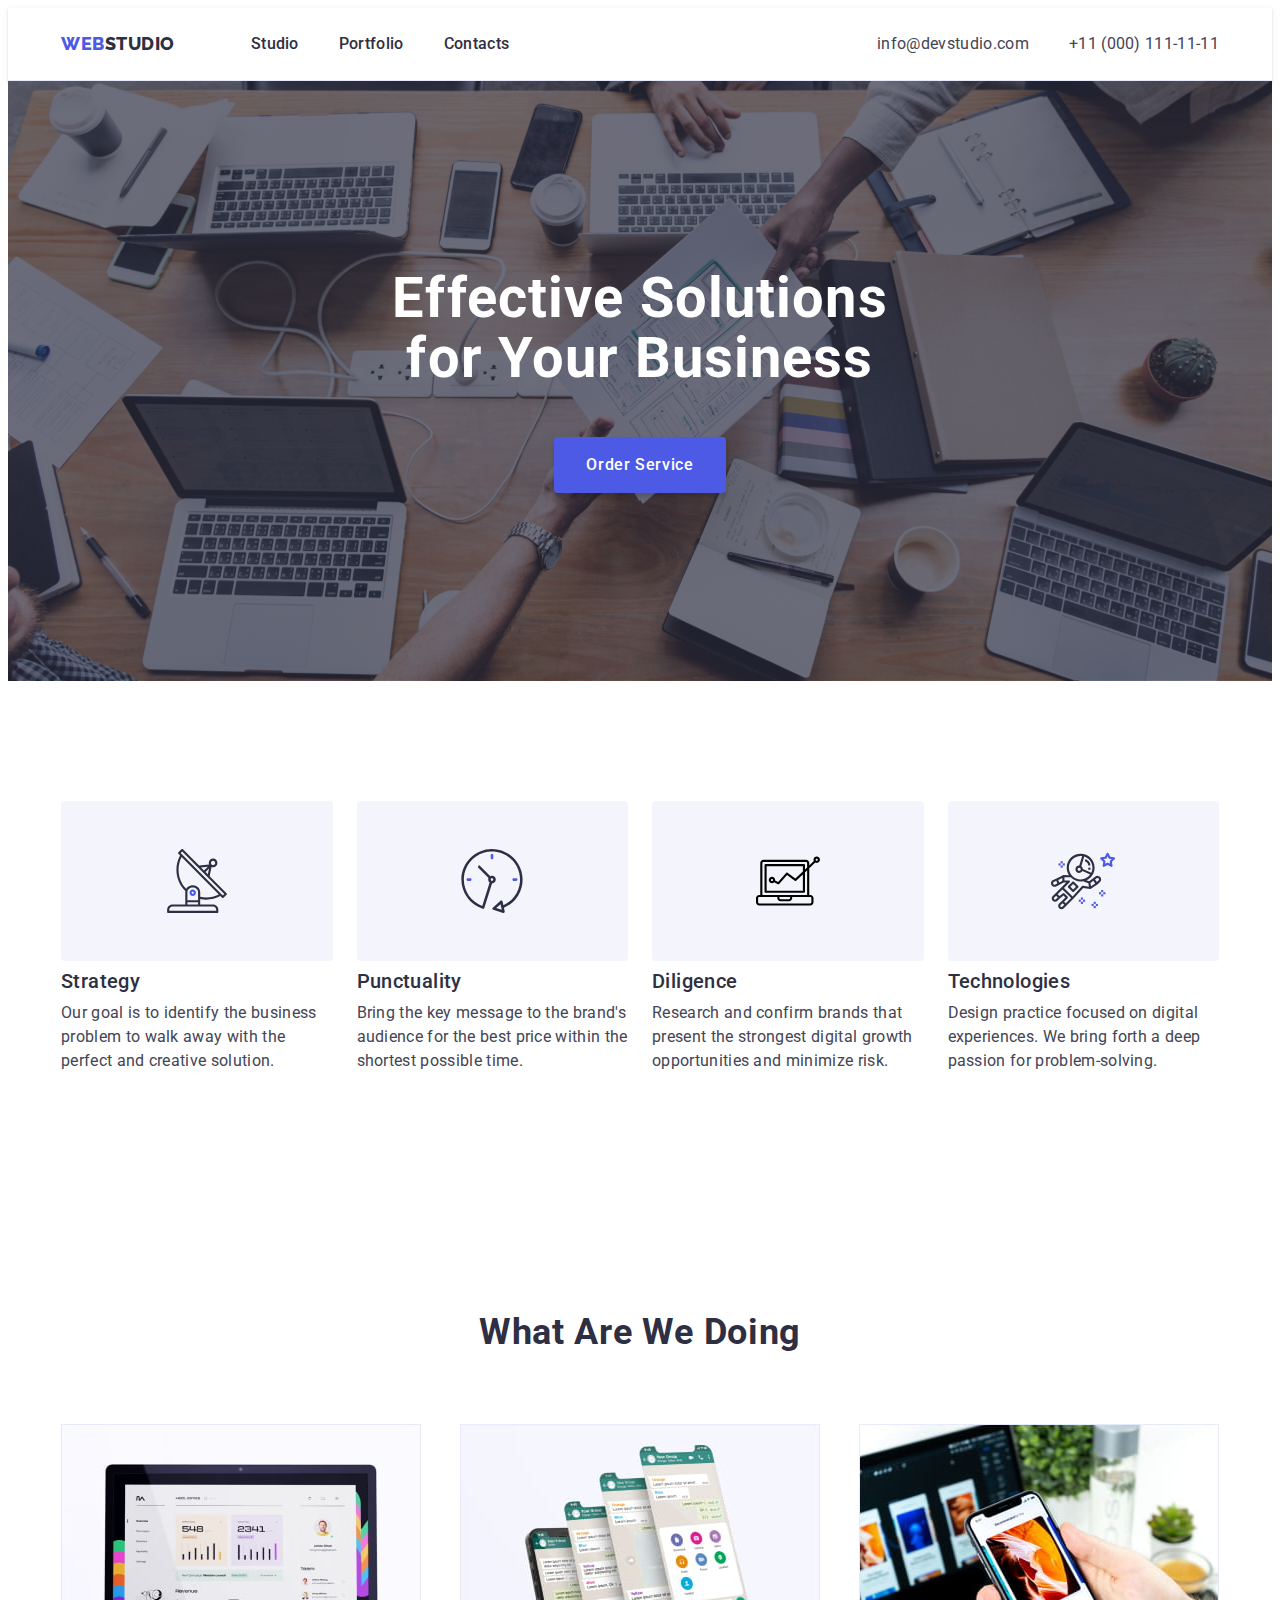
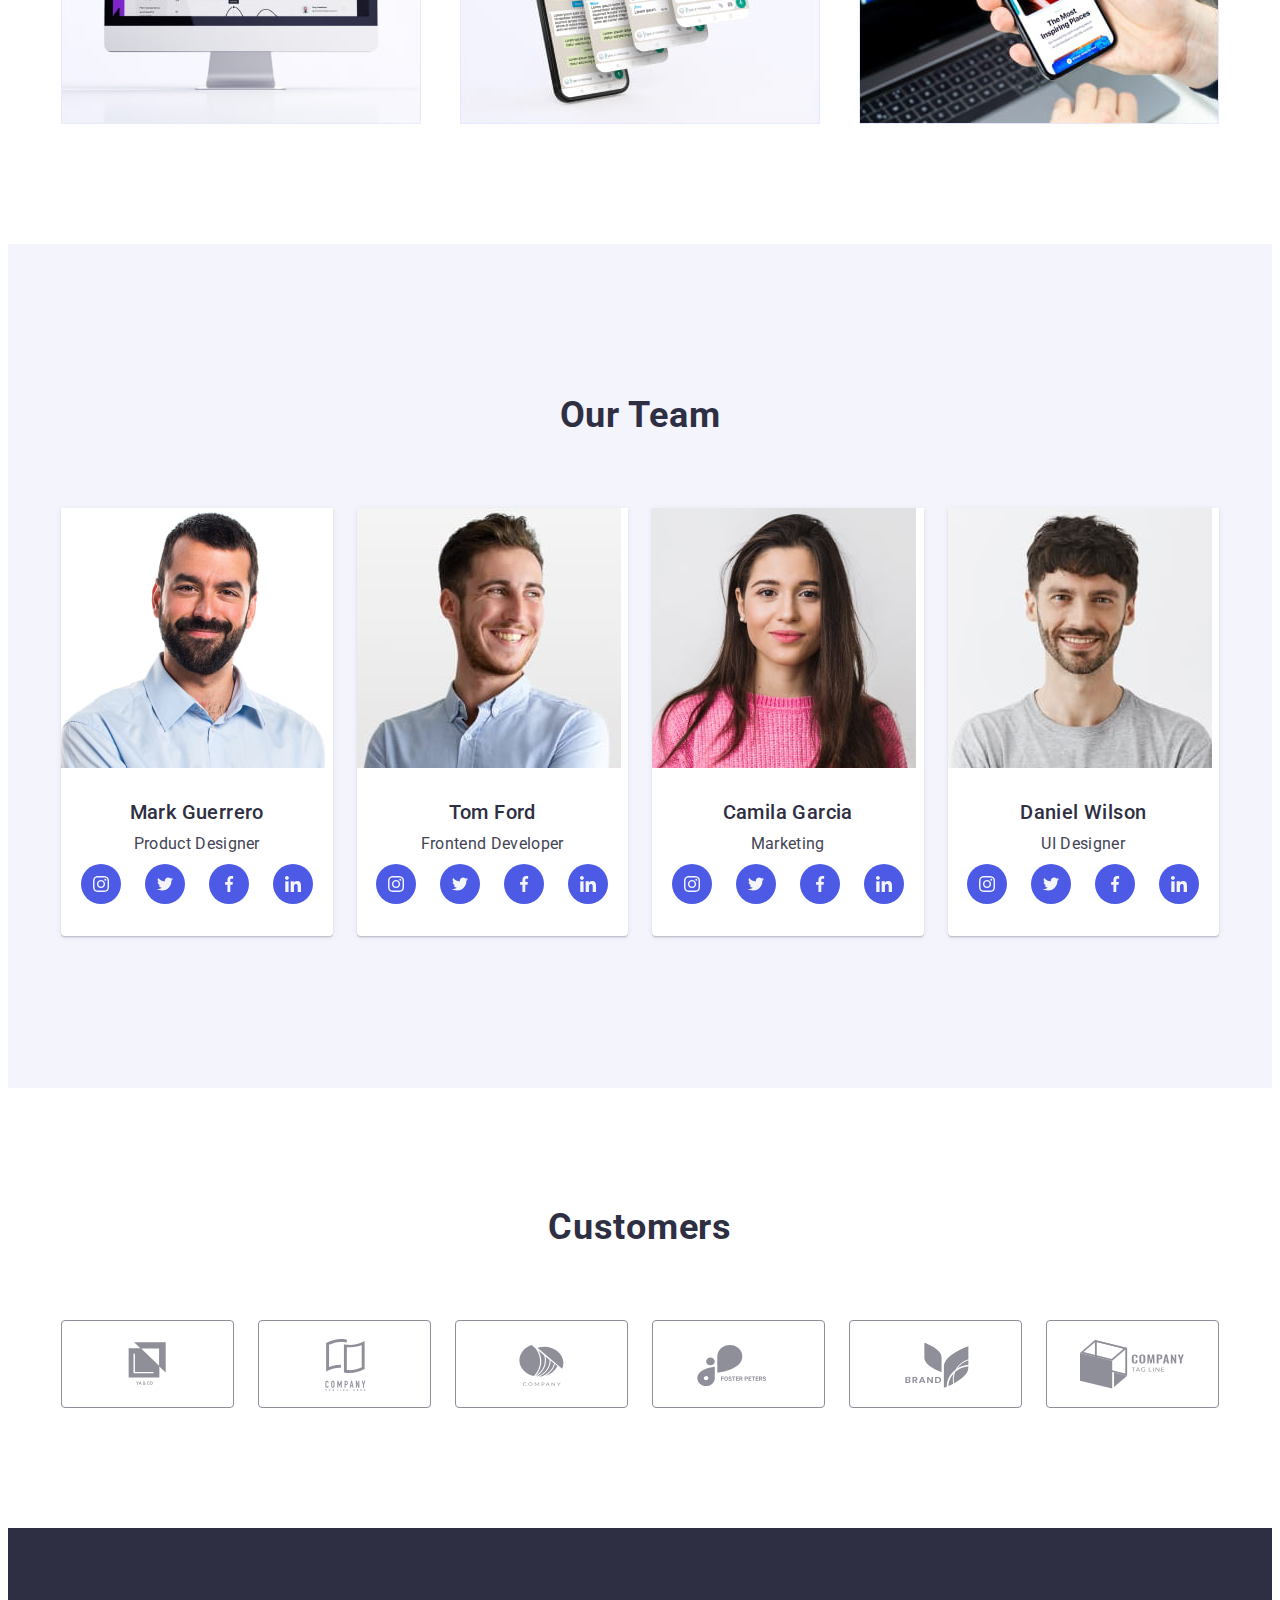
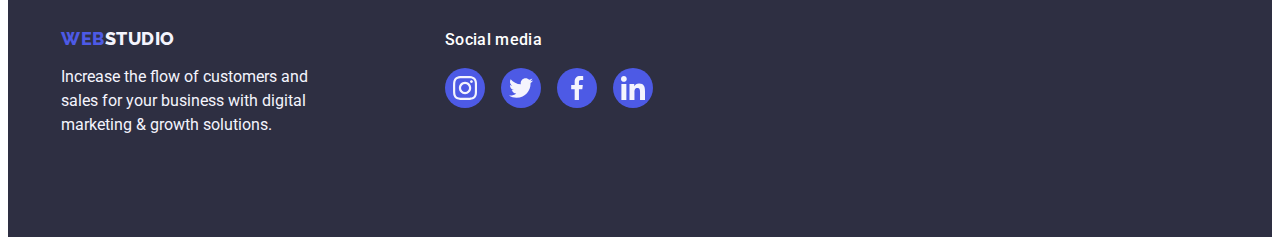
<file: index.html>
<!DOCTYPE html>
<html lang="en">
  <head>
    <meta charset="UTF-8" />
    <meta http-equiv="X-UA-Compatible" content="IE=edge" />
    <meta name="viewport" content="width=device-width, initial-scale=1.0" />
    <title>Document</title>
    <link
      rel="stylesheet"
      href="https://cdnjs.cloudflare.com/ajax/libs/modern-normalize/1.1.0/modern-normalize.min.css"
      integrity="sha512-wpPYUAdjBVSE4KJnH1VR1HeZfpl1ub8YT/NKx4PuQ5NmX2tKuGu6U/JRp5y+Y8XG2tV+wKQpNHVUX03MfMFn9Q=="
      crossorigin="anonymous"
      referrerpolicy="no-referrer"
    />
    <link rel="stylesheet" href="./css/styles.css" />
    <link rel="preconnect" href="https://fonts.googleapis.com" />
    <link rel="preconnect" href="https://fonts.gstatic.com" crossorigin />
    <link
      href="https://fonts.googleapis.com/css2?family=Raleway:wght@800&family=Roboto:wght@400;500;700;900&display=swap"
      rel="stylesheet"
    />
  </head>

  <!-- Header -->
  <body>
    <header class="page-header">
      <div class="heder__conteiner container">
        <nav class="page-nav">
          <a class="link logo" href="./index.html"
            >Web<span class="logo-header">Studio</span></a
          >
          <ul class="menu list header__menu">
            <li class="menu-link">
              <a class="link-menu link" href="./index.html">Studio</a>
            </li>
            <li class="menu-link">
              <a class="link-menu link" href="./portfolio.html">Portfolio</a>
            </li>
            <li class="menu-link">
              <a class="link-menu link" href="">Contacts</a>
            </li>
          </ul>
        </nav>

        <address class="heder-address">
          <ul class="list header-adress__menu">
            <li class="menu-address__item">
              <a
                class="contact-email contact-phone-number contacts link"
                href="mailto:info@devstudio.com"
                >info@devstudio.com</a
              >
            </li>
            <li>
              <a
                class="contact-phone-number contact-email contacts link"
                href="tel:+110001111111"
                >+11 (000) 111-11-11</a
              >
            </li>
          </ul>
        </address>
      </div>
    </header>

    <!-- Main Content -->

    <main>
      <!-- Sektion 1 -->
      <!-- Hero -->
      <section class="hero hero-bg">
        <div class="hero__conteiner container">
          <h1 class="main-title hero__title">
            Effective Solutions for Your Business
          </h1>
          <button class="button-btn" type="button">Order Service</button>
        </div>
      </section>
      <!-- Section 2 -->
      <section class="second-section">
        <div class="second__container container">
          <h2 class="second-section-title" hidden>content</h2>
           <ul class="list list__sect__second">
            <li class="sect-second__item">
              <div class="advantage">
                <svg class="icon" width="64" height="64">
                  <use href="./images/icons.svg#icon-antenna" ></use>
                </svg>
              </div> 
              <h3 class="second-section-title">Strategy</h3>
              <p class="second-section-text">
                Our goal is to identify the business problem to walk away with
                the perfect and creative solution.
              </p>
            </li>

            <li class="sect-second__item">
              <div class="advantage"><svg class="icon" width="64" height="64">
                <use href="./images/icons.svg#icon-clock"></use>
              </svg></div> 
              <h3 class="second-section-title">Punctuality</h3>
              <p class="second-section-text">
                Bring the key message to the brand's audience for the best price
                within the shortest possible time.
              </p>
            </li>

            <li class="sect-second__item">
              <div class="advantage"><svg class="icon" width="64" height="64">
                <use href="./images/icons.svg#icon-vector" ></use>
              </svg></div>
              <h3 class="second-section-title">Diligence</h3>
              <p class="second-section-text">
                Research and confirm brands that present the strongest digital
                growth opportunities and minimize risk.
              </p>
            </li>

            <li class="sect-second__item">
              <div class="advantage"><svg class="icon" width="64" height="64">
                <use href="./images/icons.svg#icon-astronaut"></use>
              </svg></div>
              <h3 class="second-section-title">Technologies</h3>
                <p class="second-section-text">
                Design practice focused on digital experiences. We bring forth a
                deep passion for problem-solving.
              </p>
            </li>
          </ul>
        </div>
      </section>

      <!-- Sektion- 3 What are we doing -->
      <section class="section secrion__three">
        <div class="container container__three">
          <h2 class="section-title title-three">What are we doing</h2>
          <ul class="list container__three_list">
            <li class="third__item">
              <img
                src="./images/section-2/img-ekran.jpg"
                alt="foto-ekran"
                width="360"
              />
            </li>

            <li class="third__item">
              <img
                src="./images/section-2/imj-screenshot.jpg"
                alt="foto-ckreenshot"
                width="360"
              />
            </li>

            <li class="third__item">
              <img
                src="./images/section-2/img-telefon.jpg"
                alt="foto-telefon"
                width="360"
              />
            </li>
          </ul>
        </div>
      </section>

      <!-- Section4 Our Team-->

      <section class="section-four">
        <div class="container container-section__four">
            <h2 class="section-title">Our Team</h2>
              <ul class="list conteiner_four__list">
                <li class="item-four-list">
                    <img
                     class="list__four__img"
                      src="./images/our-team/MarkGuerrero.jpg"
                      alt="foto-employee"
                      width="264"
                    />
                    <div class="section_four__item">
                        <h3 class="name-working">Mark Guerrero</h3>
                        <p class="proffesion">Product Designer</p>

                           <ul class="social-list__four">
                              <li class="social-item">
                                <a class="social-link__four" href="" target="_blank" rel="nooperer no-referrer"  aria-label="linl to instagram">
                                  <svg class="icon-social" width="16" height="16">
                                    <use href="./images/icons.svg#icon-instagram"></use>
                                  </svg>
                                </a>
                              </li>
                              <li class="social-item">
                                <a class="social-link__four" href="" target="_blank" rel="nooperer no-referrer" aria-label="linl to instagram">
                                  <svg class="icon-social" width="16" height="16">
                                    <use href="./images/icons.svg#icon-twitter"></use>
                                  </svg>
                                </a>
                              </li>
                              <li class="social-item">
                                <a class="social-link__four" href="" target="_blank" rel="nooperer no-referrer" aria-label="linl to instagram">
                                  <svg class="icon-social" width="16" height="16">
                                    <use href="./images/icons.svg#icon-facebook"></use>
                                  </svg>
                                </a>
                              </li>
                              <li class="social-item">
                                <a class="social-link__four" href="" target="_blank" rel="nooperer no-referrer" aria-label="linl to instagram">
                                  <svg class="icon-social" width="16" height="16">
                                    <use href="./images/icons.svg#icon-linkedin"></use>
                                  </svg>
                                </a>
                              </li>
                            </ul>
                    </div>
            </li>
                                

            
              <li class="item-four-list">
                <img
                  class="list__four__img"
                  src="./images/our-team/TomFord.jpg"
                  alt="foto-Frontend Developer"
                  width="264"
                />
                <div class="section_four__item">
                    <h3 class="name-working">Tom Ford</h3>
                    <p class="proffesion">Frontend Developer</p>
                     <ul class="social-list__four">
                          <li class="social-item">
                          <a class="social-link__four" href="" target="_blank" rel="nooperer no-referrer"  aria-label="linl to instagram">
                            <svg class="social-icon icon-social" width="16" height="16">
                              <use href="./images/icons.svg#icon-instagram"></use>
                                </svg>
                             </a>
                            </li>
                        <li class="social-item">
                    <a class="social-link__four" href="" target="_blank" rel="nooperer no-referrer" aria-label="linl to instagram">
              <svg class="social-icon icon-social" width="16" height="16">
                <use href="./images/icons.svg#icon-twitter"></use>
              </svg>
            </a>
          </li>
          <li class="social-item">
             <a class="social-link__four" href="" target="_blank" rel="nooperer no-referrer" aria-label="linl to instagram">
              <svg class="social-icon icon-social" width="16" height="16">
                <use href="./images/icons.svg#icon-facebook"></use>
              </svg>
            </a>
          </li>
          <li class="social-item">
             <a class="social-link__four" href="" target="_blank" rel="nooperer no-referrer" aria-label="linl to instagram">
              <svg class="social-icon icon-social" width="16" height="16">
                <use href="./images/icons.svg#icon-linkedin"></use>
              </svg>
            </a>
          </li>
        </ul>
                    
                </div>
              </li>
              <li class="item-four-list">
                <img
                  class="list__four__img"
                  src="./images/our-team/CamilaGarcia.jpg"
                  alt="foto-Camila Garciaw"
                  width="264"
                />
                <div class="section_four__item">
                  <h3 class="name-working">Camila Garcia</h3>
                  <p class="proffesion">Marketing</p>
                   <ul class="social-list__four">
                          <li class="social-item">
                          <a class="social-link__four" href="" target="_blank" rel="nooperer no-referrer"  aria-label="linl to instagram">
                            <svg class="social-icon icon-social" width="16" height="16">
                              <use href="./images/icons.svg#icon-instagram"></use>
                                </svg>
                             </a>
                            </li>
                        <li class="social-item">
                    <a class="social-link__four" href="" target="_blank" rel="nooperer no-referrer" aria-label="linl to instagram">
              <svg class="social-icon icon-social" width="16" height="16">
                <use href="./images/icons.svg#icon-twitter"></use>
              </svg>
            </a>
          </li>
          <li class="social-item">
             <a class="social-link__four" href="" target="_blank" rel="nooperer no-referrer" aria-label="linl to instagram">
              <svg class="social-icon icon-social" width="16" height="16">
                <use href="./images/icons.svg#icon-facebook"></use>
              </svg>
            </a>
          </li>
          <li class="social-item">
             <a class="social-link__four" href="" target="_blank" rel="nooperer no-referrer" aria-label="linl to instagram">
              <svg class="social-icon icon-social" width="16" height="16">
                <use href="./images/icons.svg#icon-linkedin"></use>
              </svg>
            </a>
          </li>
        </ul>
                </div>
              </li>

           
              <li class="item-four-list">
                <img
                  class="list__four__img"
                  src="./images/our-team/DanielWilson.jpg"
                  alt="foto-UI Designer"
                  width="264"
                />

               <div class="section_four__item">
                  <h3 class="name-working">Daniel Wilson</h3>
                  <p class="proffesion">UI Designer</p>
                   <ul class="social-list__four">
                          <li class="social-item">
                          <a class="social-link__four" href="" target="_blank" rel="nooperer no-referrer"  aria-label="linl to instagram">
                            <svg class="social-icon icon-social" width="16" height="16">
                              <use href="./images/icons.svg#icon-instagram"></use>
                                </svg>
                             </a>
                            </li>
                        <li class="social-item">
                    <a class="social-link__four" href="" target="_blank" rel="nooperer no-referrer" aria-label="linl to instagram">
              <svg class="social-icon icon-social" width="16" height="16">
                <use href="./images/icons.svg#icon-twitter"></use>
              </svg>
            </a>
          </li>
          <li class="social-item">
             <a class="social-link__four" href="" target="_blank" rel="nooperer no-referrer" aria-label="linl to instagram">
              <svg class="social-icon icon-social" width="16" height="16">
                <use href="./images/icons.svg#icon-facebook"></use>
              </svg>
            </a>
          </li>
          <li class="social-item">
             <a class="social-link__four" href="" target="_blank" rel="nooperer no-referrer" aria-label="linl to instagram">
              <svg class="social-icon icon-social" width="16" height="16">
                <use href="./images/icons.svg#icon-linkedin"></use>
              </svg>
            </a>
          </li>
        </ul>
                </div>
              </li>
          </ul>
        </div>
      </section>


            <!-- Section 5 Customers -->

            <section class="customers-section">
             <div class="container container-customers ">
                <h2 class="section-title customers-title">Customers</h2>
                   <ul class="customers-list">
                    <li class="customers__item">
                      <a class="customers-link" href="" target="_blank" rel="nooperer no-referrer" aria-label="linl to instagram">
                        <svg class="social-icon" width="104" height="56">
                          <use href="./images/icons.svg#icon-logoone"></use>
                        </svg>
                      </a>
                    </li>

                    <li class="customers__item">
                      <a class="customers-link" href="" target="_blank" rel="nooperer no-referrer" aria-label="linl to instagram">
                      <svg class="social-icon" width="104" height="56">
                      <use href="./images/icons.svg#icon-logotwo"></use>
                      </svg>
                      </a>
                    </li>

                    <li class="customers__item">
                      <a class="customers-link" href="" target="_blank" rel="nooperer no-referrer" aria-label="linl to instagram">
                      <svg class="social-icon" width="104" height="56">
                      <use href="./images/icons.svg#icon-logothree"></use>
                      </svg>
                      </a>
                    </li>

                    <li class="customers__item">
                      <a class="customers-link" href="" target="_blank" rel="nooperer no-referrer" aria-label="linl to instagram">
                      <svg class="social-icon" width="104" height="56">
                      <use href="./images/icons.svg#icon-logofour"></use>
                      </svg>
                      </a>
                    </li>

                    <li class="customers__item">
                      <a class="customers-link" href="" target="_blank" rel="nooperer no-referrer" aria-label="linl to instagram">
                      <svg class="social-icon" width="104" height="56">
                      <use href="./images/icons.svg#icon-logofive"></use>
                      </svg>
                      </a>
                    </li>

                    <li class="customers__item">
                      <a class="customers-link" href="" target="_blank" rel="nooperer no-referrer" aria-label="linl to instagram">
                      <svg class="social-icon" width="104" height="56">
                      <use href="./images/icons.svg#icon-group"></use>
                      </svg>
                      </a>
                    </li>  
                  </ul>
        </div>
            </section>
            </main>

                <!-- Footer -->
    <footer class="footer">
      <div class="container container__footer">
         <div class="logo__container">
          <a class="logo-footer__link link logo" href="./index.html"
          >Web<span class="logo-footer">Studio</span>
        </a>
        <p class="text-footer">
          Increase the flow of customers and sales for your business with
          digital marketing & growth solutions.
        </p>
        </div>

        <div class="social_container">
          <p class="footer-sub">Social media</p>
        <ul class="social-list">
          <li class="social-item">
            <a class="social-link_footer" href="" target="_blank" rel="nooperer no-referrer" aria-label="linl to instagram">
              <svg class="social-icon__footer" width="24" height="24">
                <use href="./images/icons.svg#icon-instagram"></use>
              </svg>
            </a>
          </li>
          <li class="social-item">
             <a class="social-link_footer" href="" target="_blank" rel="nooperer no-referrer" aria-label="linl to instagram">
              <svg class="social-icon__footer" width="24" height="24">
                <use href="./images/icons.svg#icon-twitter"></use>
              </svg>
            </a>
          </li>
          <li class="social-item">
             <a class="social-link_footer" href="" target="_blank" rel="nooperer no-referrer" aria-label="linl to instagram">
              <svg class="social-icon__footer" width="24" height="24">
                <use href="./images/icons.svg#icon-facebook"></use>
              </svg>
            </a>
          </li>
          <li class="social-item">
             <a class="social-link_footer" href="" target="_blank" rel="nooperer no-referrer" aria-label="linl to instagram">
              <svg class="social-icon__footer" width="24" height="24">
                <use href="./images/icons.svg#icon-linkedin"></use>
              </svg>
            </a>
          </li>
        </ul>
      </div>
    </div>
        
    </footer>
  </body>
</html>
</file>
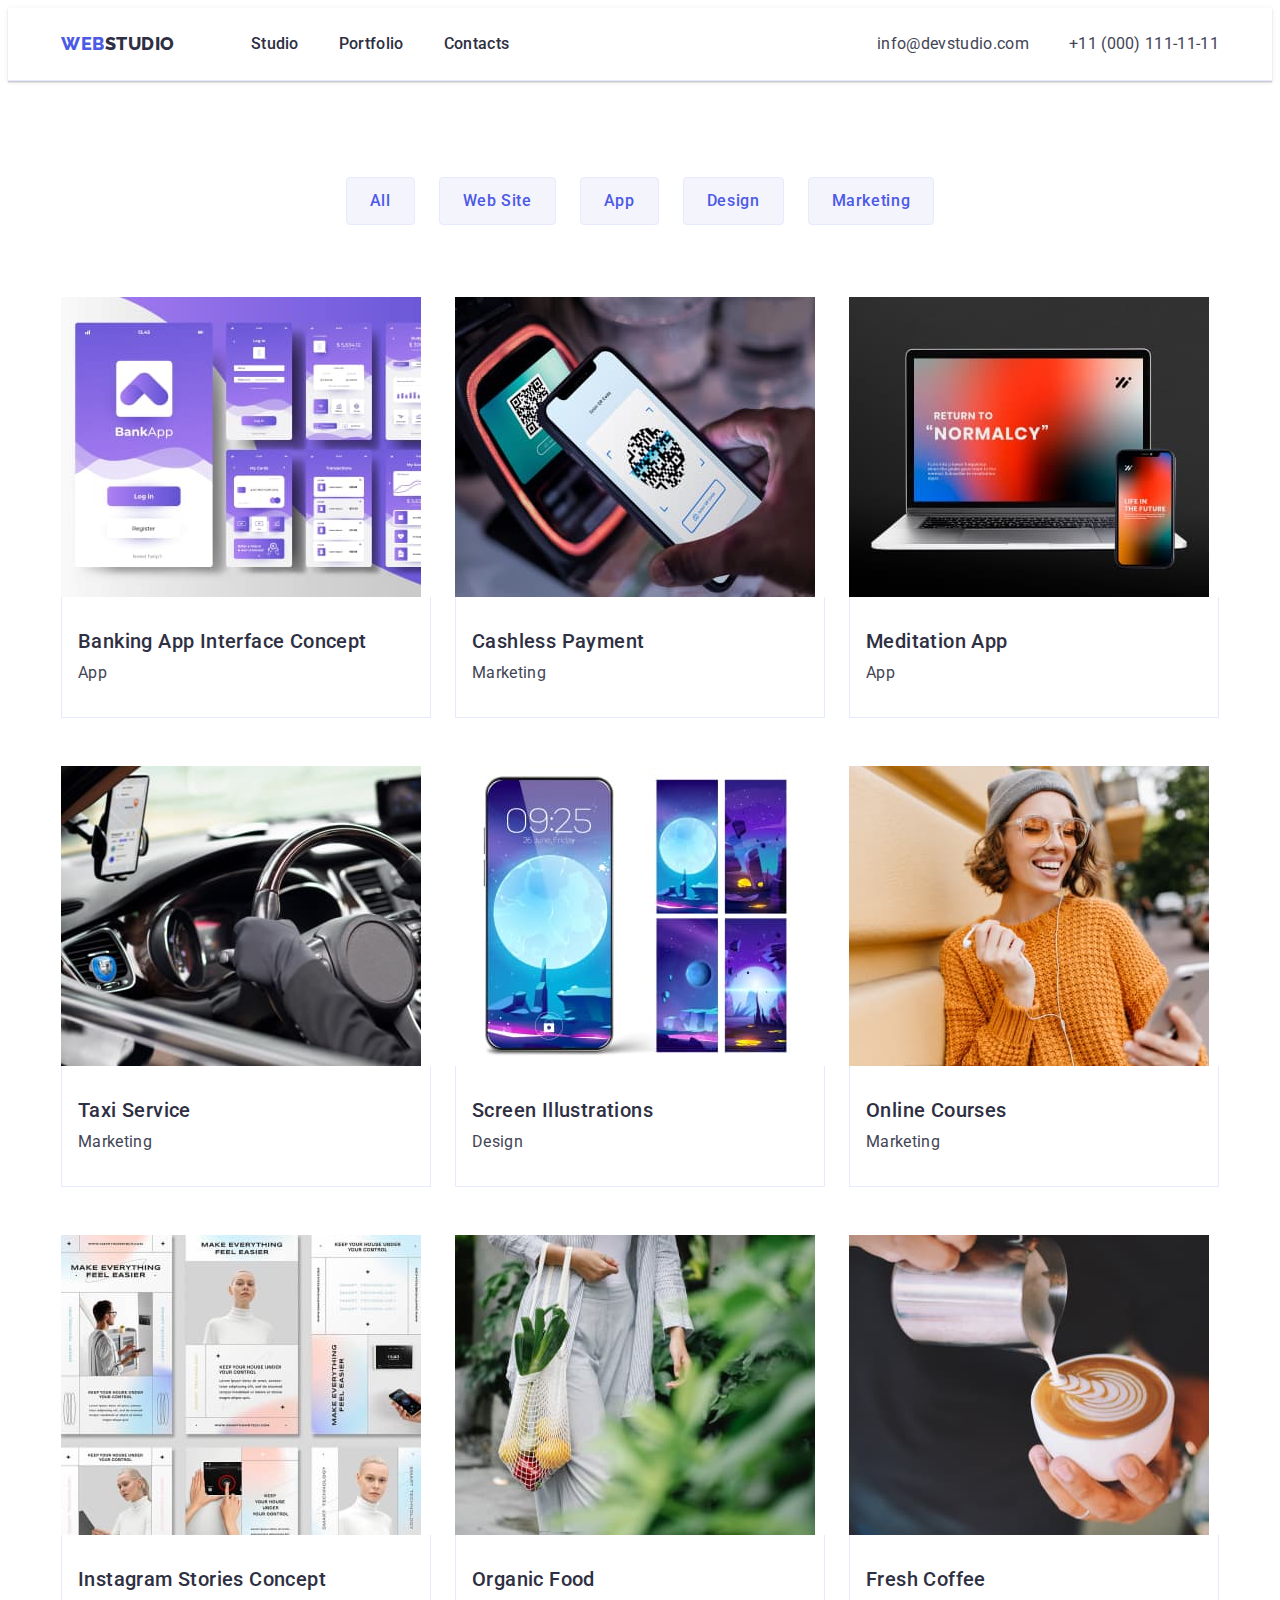
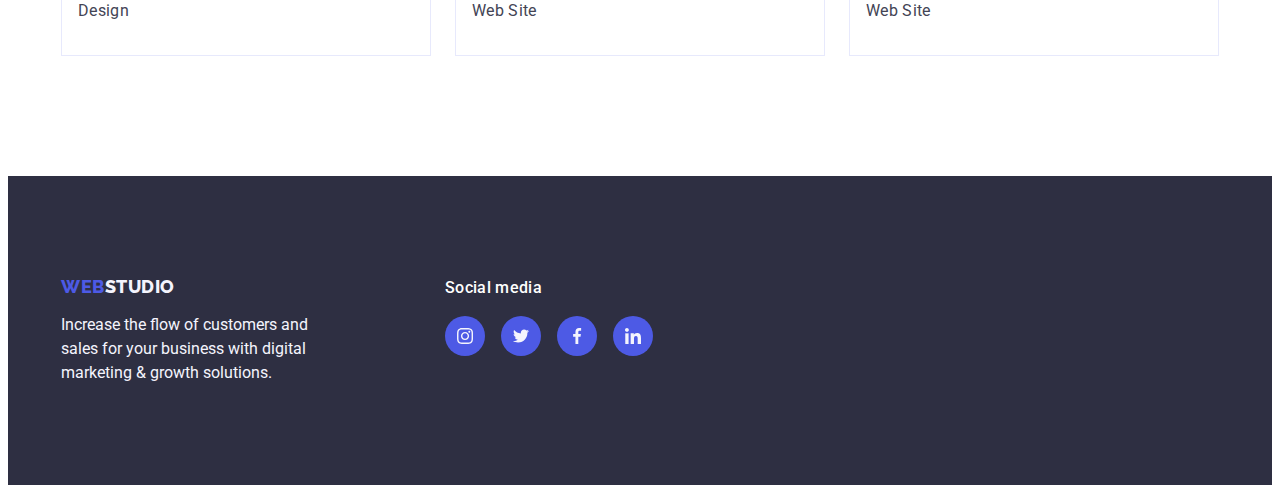
<file: portfolio.html>
<!DOCTYPE html>
<html lang="en">
  <head>
    <meta charset="UTF-8" />
    <meta http-equiv="X-UA-Compatible" content="IE=edge" />
    <meta name="viewport" content="width=device-width, initial-scale=1.0" />
    <title>Document</title>
    <link rel="stylesheet" href="https://cdnjs.cloudflare.com/ajax/libs/modern-normalize/1.1.0/modern-normalize.min.css" integrity="sha512-wpPYUAdjBVSE4KJnH1VR1HeZfpl1ub8YT/NKx4PuQ5NmX2tKuGu6U/JRp5y+Y8XG2tV+wKQpNHVUX03MfMFn9Q==" crossorigin="anonymous" referrerpolicy="no-referrer" />
    <link rel="stylesheet" href="./css/styles.css">
    <link rel="preconnect" href="https://fonts.googleapis.com">
    <link rel="preconnect" href="https://fonts.gstatic.com" crossorigin>
    <link href="https://fonts.googleapis.com/css2?family=Raleway:wght@800&family=Roboto:wght@400;500;700;900&display=swap" rel="stylesheet">
    



</head>

      <!-- Header -->
  <body>
    <header class="page-header">
      <div class="heder__conteiner container "> 
        <nav  class="page-nav">
        <a class="link logo" href="./index.html">Web<span class="logo-header">Studio</span></a>
        <ul class="menu list header__menu">
            <li class="menu-link">
              <a class="link-menu link" href="./index.html">Studio</a>
            </li>
            <li class="menu-link">
              <a class="link-menu link" href="./portfolio.html">Portfolio</a>
            </li>
            <li class="menu-link">
              <a class="link-menu link" href="">Contacts</a>
            </li>
          </ul>
        <!-- <ul  class="menu  list header__menu">
          <li class="menu-link"><a class="link-menu link" href="./index.html">Studio</a></li>
          <li class="menu-link"><a class="link-menu link" href="./portfolio.html">Portfolio</a></li>
          <li class="menu-link"><a class="link-menu link" href="">Contacts</a></li>
        </ul> -->
      </nav>
      
     
      <address class="heder-address">
        <ul class="list header-adress__menu">
          <li class="menu-address__item"><a  class="contact-email contact-phone-number contacts link " href="mailto:info@devstudio.com">info@devstudio.com</a></li>
          <li><a  class="contact-phone-number contact-email contacts link " href="tel:+110001111111">+11 (000) 111-11-11</a></li>
        </ul>
      </address>
      </div>
    </header>

    <!-- Main Content -->

    <main>
       
        <section class="works">
          <div class="container">
            <h1 hidden>Works</h1>
                <ul class="filter__list list">
                  <li class="item-filter"><button type="button" class="item-filter__btn ifp__btn">All</button></li>
                  <li class="item-filter"><button type="button" class="item-filter__btn ifp__btn">Web Site</button></li>
                  <li class="item-filter"><button type="button" class="item-filter__btn ifp__btn">App</button></li>
                  <li class="item-filter"><button type="button" class="item-filter__btn ifp__btn">Design</button></li>
                  <li class="item-filter"><button type="button" class="item-filter__btn ifp__btn">Marketing</button></li>
              </ul>

            <ul class="works-list list ">
                <li class="item-works">

                    <a  href="" class="link item-works__link">
                       <img src="./images/works/app1.jpg" alt="photo works" class="item-works__img" width="360">
                        <div class="link__container">   
                          <h2 class="item-works__title">Banking App Interface Concept</h2>
                          <p  class="item-works__text">App</p> 
                        </div>  
                    </a>
                   
                </li>
                <li class="item-works">
                    <a href="" class="link item-works__link">
                        <img src="./images/works/cashlass.jpg" alt="photo works" class="item-works__img" width="360">
                        <div class="link__container">
                          <h2 class="item-works__title">Cashless Payment</h2>
                          <p  class="item-works__text">Marketing</p>
                        </div>
                    </a>
                  
                </li>
                <li class="item-works">
                     <a href="" class="link item-works__link ">
                        <img src="./images/works/maditation.jpg" alt="photo works" class="item-works__img" width="360">
                        <div class="link__container">
                          <h2 class="item-works__title">Meditation App</h2>
                          <p  class="item-works__text">App</p>
                        </div>
                     </a>
                    
                </li>
                <li class="item-works">
                     <a href="" class="link item-works__link">
                        <img src="./images/works/taxi.jpg" alt="photo works" class="item-works__img" width="360">
                        <div class="link__container">
                          <h2 class="item-works__title">Taxi Service</h2>
                          <p  class="item-works__text">Marketing</p>
                        </div>
                     </a>
                    
                </li>
                <li class="item-works">
                     <a href="" class="link item-works__link">
                        <img src="./images/works/screen.jpg" alt="photo works" class="item-works__img" width="360">
                        <div class="link__container">
                          <h2 class="item-works__title">Screen Illustrations</h2>
                          <p  class="item-works__text">Design</p>
                        </div>
                     </a>
                    
                </li>
                <li class="item-works">
                     <a href="" class="link item-works__link">
                        <img src="./images/works/online.jpg" alt="photo works" class="item-works__img" width="360">
                        <div class="link__container">
                          
                          <h2 class="item-works__title">Online Courses</h2>
                          <p  class="item-works__text">Marketing</p>
                        </div>

                     </a>
                    
                </li>
                <li class="item-works">
                     <a href="" class="link item-works__link">
                        <img src="./images/works/instagram.jpg" alt="photo works" class="item-works__img" width="360">
                        <div class="link__container">
                          
                          <h2 class="item-works__title">Instagram Stories Concept</h2>
                          <p  class="item-works__text">Design</p>
                        </div>
                     </a>
                    
                </li>
                <li class="item-works">
                     <a href="" class="link item-works__link">
                        <img src="./images/works/organic.jpg" alt="photo works" class="item-works__img" width="360">
                        <div class="link__container">
                          
                          <h2 class="item-works__title">Organic Food</h2>
                          <p  class="item-works__text">Web Site</p>
                        </div>
                     </a>
                    
                </li>
                <li class="item-works">
                     <a href="" class="link item-works__link">
                        <img src="./images/works/coffe.jpg" alt="photo works" class="item-works__img" width="360">
                        <div class="link__container">
                          
                          <h2 class="item-works__title">Fresh Coffee</h2>
                          <p  class="item-works__text">Web Site</p>
                        </div>

                     </a>
                    
                </li>
            </ul>

          </div>

             

        </section>
     
      
    </main>
            <!-- Footer -->
    <footer class="footer">
      <div class="container container__footer">
        <div>
          <a class="logo-footer__link link logo" href="./index.html"
          >Web<span class="logo-footer">Studio</span>
        </a>
        <p class="text-footer text-footer__portfolio">
          Increase the flow of customers and sales for your business with
          digital marketing & growth solutions.
        </p>
        </div>

        <div class="social_container">
          <p class="footer-sub">Social media</p>
        <ul class="social-list">
          <li class="social-item">
            <a class="social-link_footer" href="" target="_blank" rel="nooperer no-referrer" aria-label="linl to instagram">
              <svg class="social-icon" width="16" height="16">
                <use href="./images/icons.svg#icon-instagram"></use>
              </svg>
            </a>
          </li>
          <li class="social-item">
             <a class="social-link_footer" href="" target="_blank" rel="nooperer no-referrer" aria-label="linl to instagram">
              <svg class="social-icon" width="16" height="16">
                <use href="./images/icons.svg#icon-twitter"></use>
              </svg>
            </a>
          </li>
          <li class="social-item">
             <a class="social-link_footer" href="" target="_blank" rel="nooperer no-referrer" aria-label="linl to instagram">
              <svg class="social-icon" width="16" height="16">
                <use href="./images/icons.svg#icon-facebook"></use>
              </svg>
            </a>
          </li>
          <li class="social-item">
             <a class="social-link_footer" href="" target="_blank" rel="nooperer no-referrer" aria-label="linl to instagram">
              <svg class="social-icon" width="16" height="16">
                <use href="./images/icons.svg#icon-linkedin"></use>
              </svg>
            </a>
          </li>
        </ul>
      </div>
        </div>
        
    </footer>
  </body>
</html>
</file>
<file: css/styles.css>
:root {
    /* --main-color: red;  */
    --primary-backgraund:#fff;
    --primary-second-background: #434455 ;
    --primary--font-family: "Roboto", sans-serif;
    --primary-text: #4d5ae5;
    --primary-second-text: #2e2f42;
    --primary-third-text: #f4f4fd;
    --primary-four-text: #FFFFFF;
    --primary-icon:#f4f4fd;

}

h1,
h2,
h3,
h4,
h5,
h6,
p {
    margin: 0;
    
} 

a {
    text-decoration: none;
}



ul,
ol 
li {
    margin: 0;
    padding: 0;
    list-style: none;
}
   
img {
    display: block;
}

address {
    font-style: normal;
}

.link   {
    text-decoration: none;

}

.button-btn {
    cursor: pointer;
    font: inherit;
    padding: 0;
    background-color: transparent;
    border: none;
}

body   {
    font-family: 'Roboto', sans-serif;
    font-style: normal;
    font-size: 16px;
    /* line-height: 1.5; */
    font-weight: 500;
    color:var(--primary-second-background);
    background-color: #ffffff;
    /* background-color:var(--primary-backgraund); */
   
    
}

.container {
    max-width: 1158px;
    padding: 0 15px;
    margin: 0 auto;
    
}


    /* HEADER */
   /*  Logo*/

.page-header {
    /* padding: 24px 0; */
    border-bottom: 1px solid#e7e9fc;
    box-shadow: 0px 2px 1px rgba(46, 47, 66, 0.08), 0px 1px 1px rgba(46, 47, 66, 0.16), 0px 1px 6px rgba(46, 47, 66, 0.08);

}

.heder__conteiner{
    display: flex;
    justify-content: space-between;
    align-items: center;
}


.page-nav {
    display: flex;
    align-items: center;
}

.logo-web {
    font-family: "Raleway", sans-serif;
    font-weight: 800;
    font-size: 18px;
    line-height: 1.17;
    letter-spacing: 0.03em ;
    text-transform: uppercase;
    color: var(--primary-text);
}
    
/* .logo-studio, */
.logo    {
    font-family: "Raleway", sans-serif;
    font-weight: 800;
    font-size: 18px;
    line-height: 1.17;
    letter-spacing: 0.03em;
    text-transform: uppercase;
    color: var(--primary-text);
    margin: 0 76px 0 0;
    
}

.logo-header {
   color: var(--primary-second-text) 
}

.header__menu {
    display: flex;
    gap:40px;
    /* padding: 24px 0 24px; */
}

.menu-link,
.link-menu {
    line-height: 1.5;
    letter-spacing: 0.02em;
    color: var(--primary-second-text);
    display: block;
}

.menu-link:not(:last-child) { 
    margin-right: 0;
}
.link-menu{
    padding: 24px 0;
}

.menu-address__item:not(:last-child){
     margin: 0 40px 0 0;
}

.link-menu:hover,
.link-menu:focus   {
    color: #404BBF;
}

.header-adress__menu {
    display: flex;
    
}

.contact-phone-number,
.contact-email  {
    letter-spacing: 0.02em;
    line-height: 1.5;
    font-weight: 400;
    font-size: 16px;
    color: #434455;
}

.contact-phone-number:hover,
.contact-phone-number:focus {
    color: #404BBF;
}

.contact-email:hover,
.contact-email:focus   {
    color: #404BBF

}
.contacts {
    font-family: 'Roboto', sans-serif;
    letter-spacing: 0.02em;
    line-height: 1.5;
    font-weight: 400;
    font-size: 16px;
    color: #434455;
}

.contacts:hover,
.contacts:focus {
    color: #404BBF;
}
/* Main Contant */ /* Hero */

.hero {
    max-width: 1440px;
}

.hero-bg{
    background-image:linear-gradient(
        rgba(46, 47, 66, 0.7),
    rgba(46, 47, 66, 0.7)),
    url("../images/people-office.jpg");
    background-repeat: no-repeat; 
    background-position: center; 
    background-size: cover;
    margin: 0 auto ;
    padding: 188px  0;
    max-width: 188px 0;
    background-color:  #2E2F42;
    
}

.hero__conteiner{
    display: flex;
    flex-direction: column;
    align-items: center;
}   



.footer {
    background: #2E2F42;
}
.main-title {
    letter-spacing: 0.02em;
    font-weight: 700;
    font-size: 56px;
    line-height: 1.07;
    text-align: center;
    color: #FFFFFF; 
    width: 496px;
    margin:0 0 48px 0;
}

.hero__title {
    max-width: 496px;
}


.button-btn {
    font-family: "Roboto", sans-serif;
    font-weight: 500;
    font-size: 16px;
    line-height: 1.5;
    background-color: #4D5AE5;
    color: #FFFFFF;
    cursor: pointer;
    letter-spacing: 0.04em;
    box-shadow: 0px 4px 4px rgba(0, 0, 0, 0.15);
    border-radius: 4px;
    padding: 16px 32px;
    min-width: 169px;
} 

.button-btn:hover,
.button-btn:focus {
    background:#404BBF;
}
   
   
/* Section 2 */

.second-section {
    padding: 120px 0 120px;
}


.second__container {
    max-width: 1158px;
    /* padding: 120px 0; */
} 

.list__sect__second {
    display: flex;
    justify-content:space-between;
    gap:24px;

}

.advantage {
        display: flex;
        justify-content: center;
        height:112px;
        padding: 24px;
        background: #F4F4FD;
        align-items: center;
        border-radius: 4px;
        margin-bottom: 8px;
}

.sect-second__item {
    /* max-width:264px; */
    width: calc((100% - 72px) / 4);
        
}
.sect-second__item:not(:last-child) {
    margin-right: 0;}

.second-section-title   {
    letter-spacing: 0.02em;
    font-weight: 500;
    font-size: 20px;
    line-height: 1.2;
    color: #2E2F42;
    margin-bottom: 8px;
}

.second-section-text {
    letter-spacing: 0.02em;
    line-height: 1.5;
    font-weight: 400;
    color: #434455;

}


        /* Sektion 3  What are we doing*/
.secrion__three {
    padding: 120px 0;
}
        
.section-title {
    font-weight: 700;
    font-size: 36px;
    line-height:1.1;
    text-align: center;
    letter-spacing: 0.02em;
    text-transform: capitalize;
    color: #2E2F42;
    margin-bottom:72px;
    line-height: 1.1
    
}
.container__three {
     max-width:1158px;
}


.container__three_list {
    display: flex;
    justify-content: space-between;
    gap:24px;
}
 
.third__item {
    max-width:360px;
} 



/* < !-- Section4 Our Team--> */

.container-section__four {
    padding: 32px 0;
}


.conteiner_four__list {
    display: flex;
    justify-content:space-between;
    gap:24px;

}

.list__four__img{
    /* margin-bottom:32px; */
}


.section-four   {
    background: #F4F4FD;
    letter-spacing: 0.02em;
    text-transform: capitalize;
    padding:120px 0;
}
.item-four-list {
    background-color: #FFFFFF;
    width:calc((100% - 3 * 24px)/3);
    display: flex;
    flex-direction: column;
    justify-content: center;
    box-shadow: 0px 1px 6px rgba(46, 47, 66, 0.08), 0px 1px 1px rgba(46, 47, 66, 0.16), 0px 2px 1px rgba(46, 47, 66, 0.08);
    border-radius: 0px 0px 4px 4px;
    
    
}
.section_four__item {
    padding: 32px 0;
    border-radius: 0px 0px 4px 4px;
    
}

.name-working   {
    font-weight: 500;
    letter-spacing: 0.02em;
    font-size: 20px;
    line-height: 1.2;
    color: #2E2F42;
    margin-bottom: 8px;
    text-align: center;
}

.proffesion {
    line-height: 1.5;
    letter-spacing: 0.02em;
    font-weight: 400;
    color: #434455;
    margin-bottom: 8px;
    text-align: center;
   
}

.social-list__four {
    display: flex;
    justify-content: center;
    padding: 0px;
    gap:24px;
    /* max-width: 208px; */
    
}



.social-link__four {
    width: 40px;
    height: 40px;
    background: #4D5AE5;
    border-radius: 50%;
    display: flex;
    align-items: center;
    justify-content: center;
}    

.icon-social{
        /* fill:var(--primary-third-text); */
        fill:var(--primary-icon)
}

/*  .social-icon:hover,
 .social-icon:focus {
     color: #f4f4fd;
 }*/
    

.social-link__four:hover,
.social-link__four:focus {
    background-color: #404bbf;

}


            /* Section 5 Customers */

.customers-section { 
    padding: 120px 0 120px;
}

.container-customers{
    /* padding-top: 120px;
    padding-bottom: 120px; */
    
    
}
.customers-title { 
    line-height: 1.1;
}
.customers-list {
    display: flex;
    /* justify-content: center; */
    /* justify-content:space-between; */
    /* flex-direction: row; */
    /* padding: 0px; */
    gap:24px;
    /* max-width:1128px; */
    
}   
            
.customers-link {
    /* width: 104px; */
    /* height: 56px; */
    color:#8E8F99;
    display: flex;
    align-items: center;
    justify-content: center;
    border: 1px solid #8E8F99;
    border-radius: 4px;
    padding: 15px 32px;
}

.customers__item {
/* .customers-link { */
    width: calc((100% - 120px) / 6);
    height: 88px;
    color: #8E8F99;
}


.social-icon{
    fill:currentColor;

    /* fill:var(--primary-third-text); */
}
.customers-link:hover,
.customers-link:focus {
    border-color: #404bbf;
    color: #404bbf;
}




    /* FOOTER */

.footer {
    padding: 100px 0;
}    
.container__footer{
    display: flex;
    align-items: baseline;

}
.logo-footer {
    font-family: "Raleway", sans-serif;
    font-weight: 800;
    font-size: 18px;
    line-height: 1.17;
    letter-spacing: 0.03em;
    text-transform: uppercase;
    color: var(--primary-third-text);
    margin-bottom:15px;
    /* display: inline-block;
    margin-bottom: 16px; */
    
}
.logo-footer__link {
    display: inline-block;
    margin-bottom: 16px;
}

.logo-studio-footer   {
    /* font-weight: 800;
    font-size: 18px;
    line-height: 1.16; */
    color: #F4F4FD;
}

.logo-web-text {
    font-family: "Raleway", sans-serif;
    font-weight: 800;
    font-size: 18px;
    line-height: 1.17;
    letter-spacing: 0.03em;
    text-transform: uppercase;
    color: var(--primary-four-text)
}
.text-footer {
    font-weight: 400;
    line-height: 1.5;
    color: #F4F4FD;
    max-width: 264px;
    /* margin-right: 120px; */
}

.logo__container {
    margin-right: 120px;
    align-items: baseline;
}
.social_container{
   margin-right: 120px

}    
.footer-sub{
    color: var(--primary-four-text);
    margin-bottom: 16px; 
    line-height: 1.5;
    letter-spacing: 0.02em;

}
.social-list {
    display: flex;
    flex-direction:row;
    justify-content: center;
    /* align-items: baseline; */
    padding: 0px;
    gap: 16px;
    max-width:208px; 
    margin-right: 120px;
   
}
.social-link_footer {
     width: 40px;
    height: 40px; 
    background: #4D5AE5;
    border-radius: 50%;
    display: flex;
    align-items: center;
    justify-content: center;
    color: #FFFFFF;
}

.social-link_footer:hover,
.social-link_footer:focus  {
    background: #31D0AA; 

}
.social-icon__footer{
    /* fill:currentColor; */
    fill: var(--primary-third-text)
}
.social-icon__footer,
.social-icon__footer{
    color: #f4f4fd;
}

     




/* =============PORTFOLIO============= */
.works {
    padding: 96px 0 120px;
    /* margin-bottom: 120px; */
}

.filter__list {
    list-style: none;
    margin-bottom:72px;
    display: flex;
    gap:24px;
    justify-content:center;
    
}

.item-filter__btn   {
    font-family: 'Roboto', sans-serif;
    font-style: normal;
    font-weight: 500;
    font-size: 16px;
    line-height: 24px;
    color: var(--primary-text);
    background-color: var(--primary-third-text);
    cursor: pointer;
    border: 1px solid #E7E9FC;
    border-radius: 4px;
    letter-spacing: 0.04em;
    padding:11px 23px 11px;
    
}

.ifp__btn {
    letter-spacing: 0.04em;
}


.item-filter__btn:hover,
.item-filter__btn:focus {
    background: #404BBF;
    color: #FFFFFF;
    border: 1px solid transparent;
    box-shadow: 0px 3px 1px rgba(0, 0, 0, 0.1), 0px 2px 1px rgba(0, 0, 0, 0.08), 0px 2px 2px rgba(0, 0, 0, 0.12);

}
.ifp__btn:hover,
.ifp__btn:focus {
    border: 1px solid transparent;
}

.text-footer__portfolio {
    margin-right: 120px;
}
.works-list {
    list-style: none;
    display: flex;
    flex-wrap:wrap;
    gap:24px;
    row-gap: 48px;
}

.item-works__link {
    display: block;

}
.item-works__link:hover,
.item-works__link:focus  {
    box-shadow: 0px 1px 6px rgba(46, 47, 66, 0.08), 0px 1px 1px rgba(46, 47, 66, 0.16), 0px 2px 1px rgba(46, 47, 66, 0.08);
}



.item-works {
    display: block;
    width: calc((100% - 48px) / 3);
   flex-shrink:0;
 
}

.item-works:hover {
    box-shadow: 0px 1px 6px rgba(46, 47, 66, 0.08), 0px 1px 1px rgba(46, 47, 66, 0.16), 0px 2px 1px rgba(46, 47, 66, 0.08);
}

.link__container {
    padding: 32px 16px;
    border: 1px solid #e7e9fc;
    border-top:none;
}

.item-works__title  {
    font-family: 'Roboto',sans-serif;
    font-weight: 500;
    font-size: 20px;
    line-height: 1.2;
    letter-spacing: 0.02em;
    color: #2E2F42;
    margin-bottom: 8px;

}


.item-works__text {
    font-weight: 400;
    font-size: 16px;
    line-height: 1.5;
    color: #434455;
    letter-spacing: 0.02em;
}


/* =============PORTFOLIO============= */



.icon-social {
    /* fill: var(--primary-third-text); */
    
}
</file>
